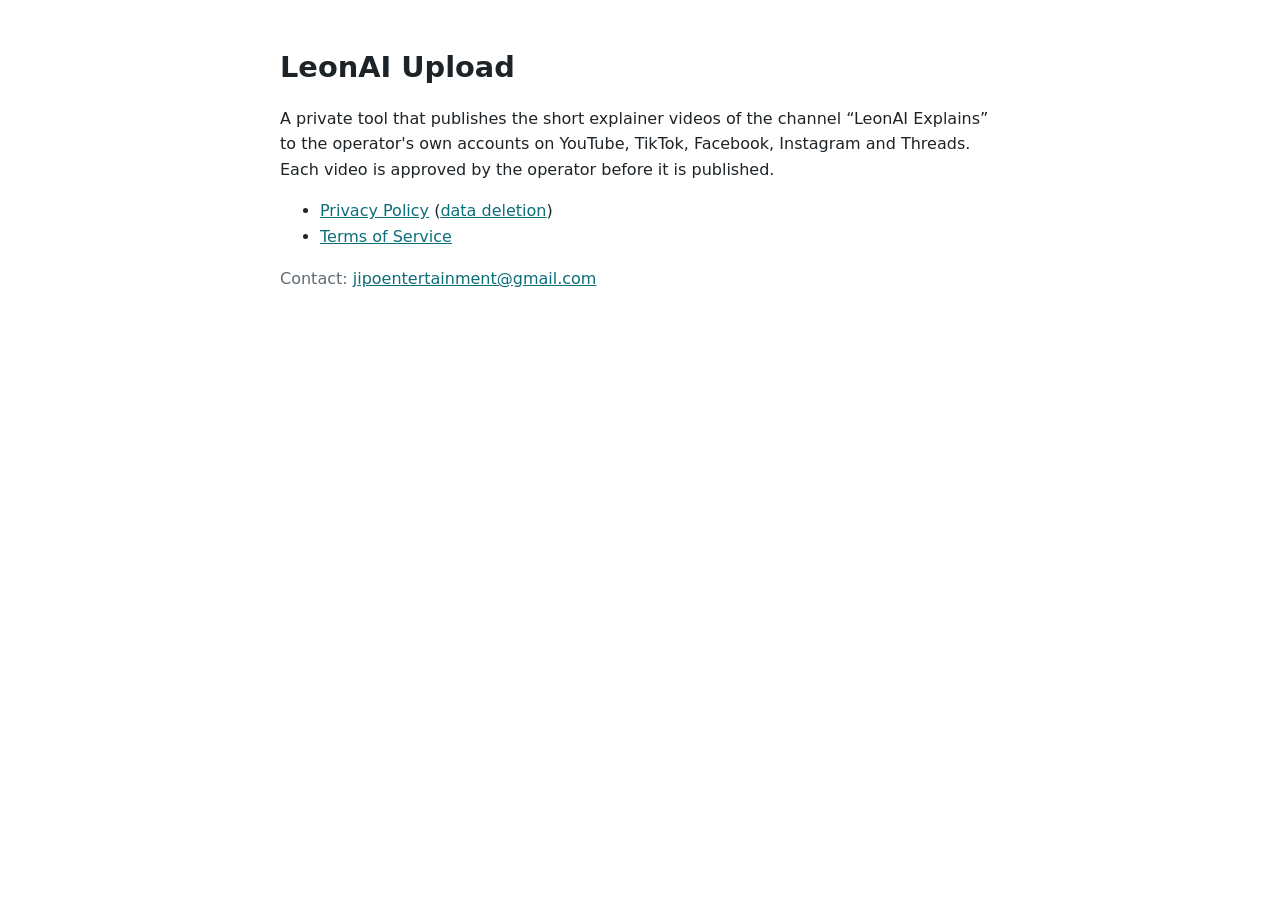
<file: index.html>
<!doctype html>
<html lang="en">
<head>
<meta charset="utf-8">
<meta name="viewport" content="width=device-width, initial-scale=1">
<meta name="robots" content="noindex, nofollow, noarchive">
<title>LeonAI Upload</title>
<link rel="stylesheet" href="style.css">
</head>
<body>
<main>
<h1>LeonAI Upload</h1>
<p>A private tool that publishes the short explainer videos of the channel “LeonAI Explains” to
the operator's own accounts on YouTube, TikTok, Facebook, Instagram and Threads. Each video is
approved by the operator before it is published.</p>
<ul>
<li><a href="privacy.html">Privacy Policy</a> (<a href="privacy.html#data-deletion">data deletion</a>)</li>
<li><a href="terms.html">Terms of Service</a></li>
</ul>
<p class="leise">Contact: <a href="mailto:jipoentertainment@gmail.com">jipoentertainment@gmail.com</a></p>
</main>
</body>
</html>
</file>
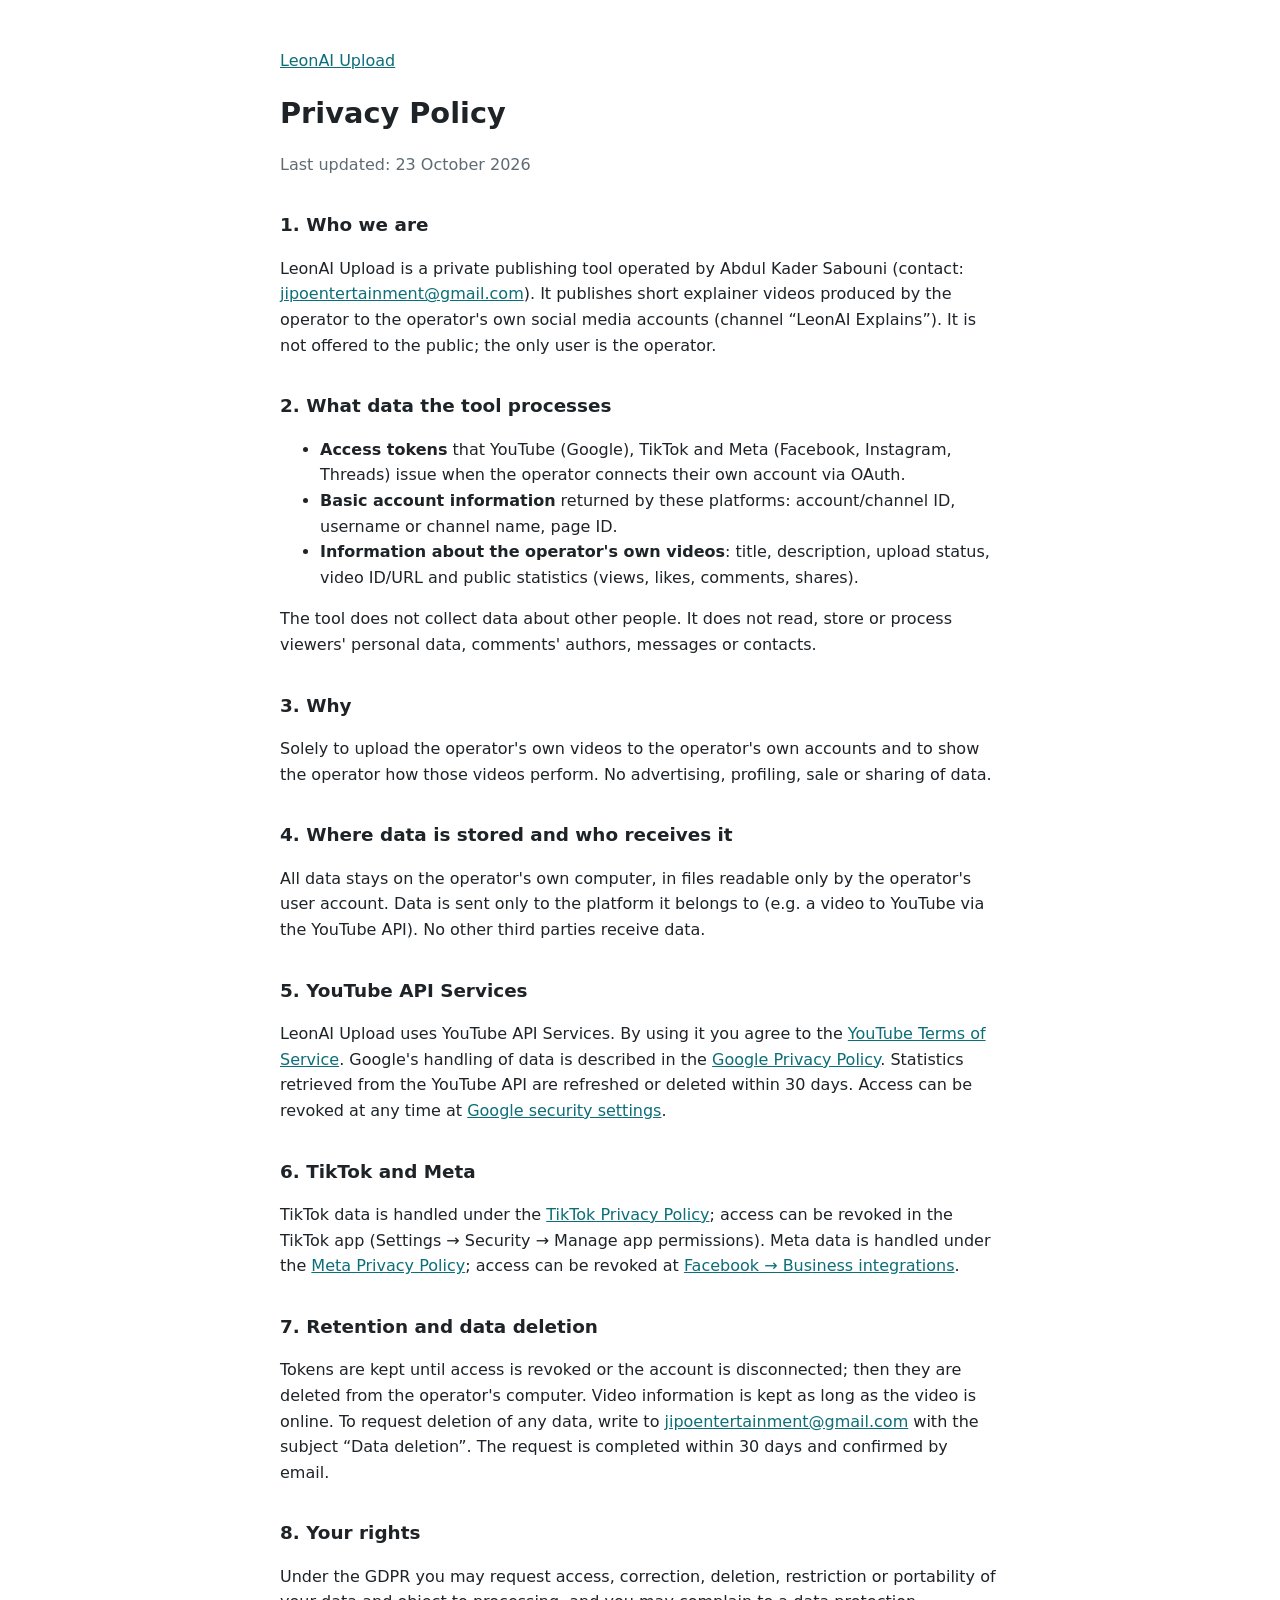
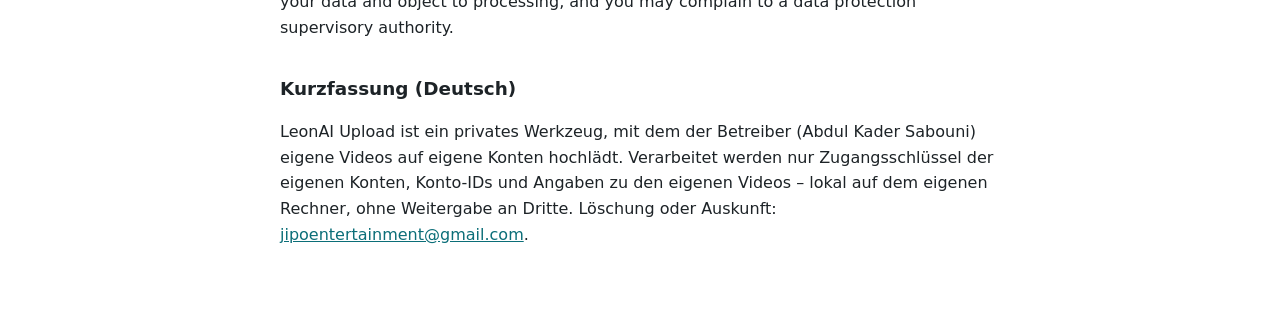
<file: privacy.html>
<!doctype html>
<html lang="en">
<head>
<meta charset="utf-8">
<meta name="viewport" content="width=device-width, initial-scale=1">
<meta name="robots" content="noindex, nofollow, noarchive">
<title>Privacy Policy – LeonAI Upload</title>
<link rel="stylesheet" href="style.css">
</head>
<body>
<main>
<p><a href="index.html">LeonAI Upload</a></p>
<h1>Privacy Policy</h1>
<p class="leise">Last updated: 23 October 2026</p>

<h2>1. Who we are</h2>
<p>LeonAI Upload is a private publishing tool operated by Abdul Kader Sabouni (contact:
<a href="mailto:jipoentertainment@gmail.com">jipoentertainment@gmail.com</a>). It publishes short explainer videos produced by the
operator to the operator's own social media accounts (channel “LeonAI Explains”). It is not offered
to the public; the only user is the operator.</p>

<h2>2. What data the tool processes</h2>
<ul>
<li><b>Access tokens</b> that YouTube (Google), TikTok and Meta (Facebook, Instagram, Threads)
issue when the operator connects their own account via OAuth.</li>
<li><b>Basic account information</b> returned by these platforms: account/channel ID, username or
channel name, page ID.</li>
<li><b>Information about the operator's own videos</b>: title, description, upload status, video
ID/URL and public statistics (views, likes, comments, shares).</li>
</ul>
<p>The tool does not collect data about other people. It does not read, store or process viewers'
personal data, comments' authors, messages or contacts.</p>

<h2>3. Why</h2>
<p>Solely to upload the operator's own videos to the operator's own accounts and to show the
operator how those videos perform. No advertising, profiling, sale or sharing of data.</p>

<h2>4. Where data is stored and who receives it</h2>
<p>All data stays on the operator's own computer, in files readable only by the operator's user
account. Data is sent only to the platform it belongs to (e.g. a video to YouTube via the YouTube
API). No other third parties receive data.</p>

<h2>5. YouTube API Services</h2>
<p>LeonAI Upload uses YouTube API Services. By using it you agree to the
<a href="https://www.youtube.com/t/terms">YouTube Terms of Service</a>. Google's handling of data is
described in the <a href="https://policies.google.com/privacy">Google Privacy Policy</a>.
Statistics retrieved from the YouTube API are refreshed or deleted within 30 days.
Access can be revoked at any time at
<a href="https://myaccount.google.com/permissions">Google security settings</a>.</p>

<h2>6. TikTok and Meta</h2>
<p>TikTok data is handled under the <a href="https://www.tiktok.com/legal/privacy-policy">TikTok
Privacy Policy</a>; access can be revoked in the TikTok app (Settings → Security → Manage app
permissions). Meta data is handled under the <a href="https://www.facebook.com/privacy/policy">Meta
Privacy Policy</a>; access can be revoked at
<a href="https://www.facebook.com/settings/?tab=business_tools">Facebook → Business integrations</a>.</p>

<h2 id="data-deletion">7. Retention and data deletion</h2>
<p>Tokens are kept until access is revoked or the account is disconnected; then they are deleted
from the operator's computer. Video information is kept as long as the video is online.
To request deletion of any data, write to <a href="mailto:jipoentertainment@gmail.com">jipoentertainment@gmail.com</a> with the subject
“Data deletion”. The request is completed within 30 days and confirmed by email.</p>

<h2>8. Your rights</h2>
<p>Under the GDPR you may request access, correction, deletion, restriction or portability of your
data and object to processing, and you may complain to a data protection supervisory authority.</p>

<h2>Kurzfassung (Deutsch)</h2>
<p>LeonAI Upload ist ein privates Werkzeug, mit dem der Betreiber (Abdul Kader Sabouni) eigene Videos auf
eigene Konten hochlädt. Verarbeitet werden nur Zugangsschlüssel der eigenen Konten, Konto-IDs und
Angaben zu den eigenen Videos – lokal auf dem eigenen Rechner, ohne Weitergabe an Dritte.
Löschung oder Auskunft: <a href="mailto:jipoentertainment@gmail.com">jipoentertainment@gmail.com</a>.</p>
</main>
</body>
</html>
</file>
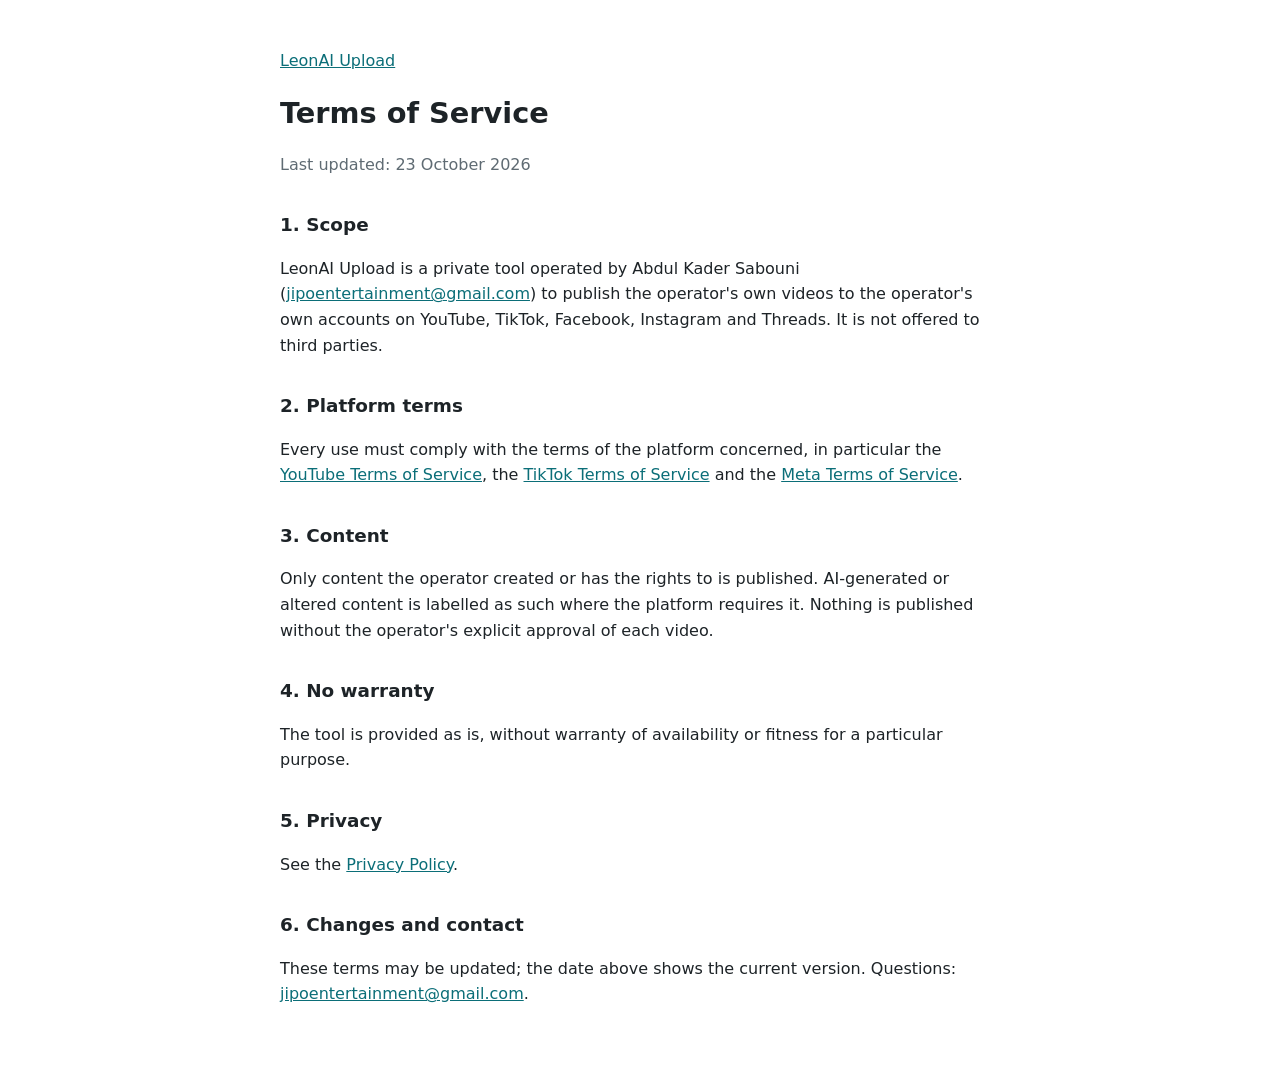
<file: terms.html>
<!doctype html>
<html lang="en">
<head>
<meta charset="utf-8">
<meta name="viewport" content="width=device-width, initial-scale=1">
<meta name="robots" content="noindex, nofollow, noarchive">
<title>Terms of Service – LeonAI Upload</title>
<link rel="stylesheet" href="style.css">
</head>
<body>
<main>
<p><a href="index.html">LeonAI Upload</a></p>
<h1>Terms of Service</h1>
<p class="leise">Last updated: 23 October 2026</p>

<h2>1. Scope</h2>
<p>LeonAI Upload is a private tool operated by Abdul Kader Sabouni (<a href="mailto:jipoentertainment@gmail.com">jipoentertainment@gmail.com</a>)
to publish the operator's own videos to the operator's own accounts on YouTube, TikTok, Facebook,
Instagram and Threads. It is not offered to third parties.</p>

<h2>2. Platform terms</h2>
<p>Every use must comply with the terms of the platform concerned, in particular the
<a href="https://www.youtube.com/t/terms">YouTube Terms of Service</a>, the
<a href="https://www.tiktok.com/legal/terms-of-service">TikTok Terms of Service</a> and the
<a href="https://www.facebook.com/terms">Meta Terms of Service</a>.</p>

<h2>3. Content</h2>
<p>Only content the operator created or has the rights to is published. AI-generated or altered
content is labelled as such where the platform requires it. Nothing is published without the
operator's explicit approval of each video.</p>

<h2>4. No warranty</h2>
<p>The tool is provided as is, without warranty of availability or fitness for a particular purpose.</p>

<h2>5. Privacy</h2>
<p>See the <a href="privacy.html">Privacy Policy</a>.</p>

<h2>6. Changes and contact</h2>
<p>These terms may be updated; the date above shows the current version. Questions:
<a href="mailto:jipoentertainment@gmail.com">jipoentertainment@gmail.com</a>.</p>
</main>
</body>
</html>
</file>
<file: style.css>
:root { --text: #1d2327; --leise: #5f6b73; --link: #0b6e78; --bg: #ffffff; }
@media (prefers-color-scheme: dark) { :root { --text: #e6eaec; --leise: #9aa5ac; --link: #5fc4cf; --bg: #14191c; } }
body { margin: 0; background: var(--bg); color: var(--text); font: 16px/1.6 system-ui, sans-serif; }
main { max-width: 720px; margin: 0 auto; padding: 32px 16px 64px; }
h1 { font-size: 1.8rem; margin: 0.4em 0; }
h2 { font-size: 1.15rem; margin-top: 1.8em; }
a { color: var(--link); }
.leise { color: var(--leise); }
</file>
